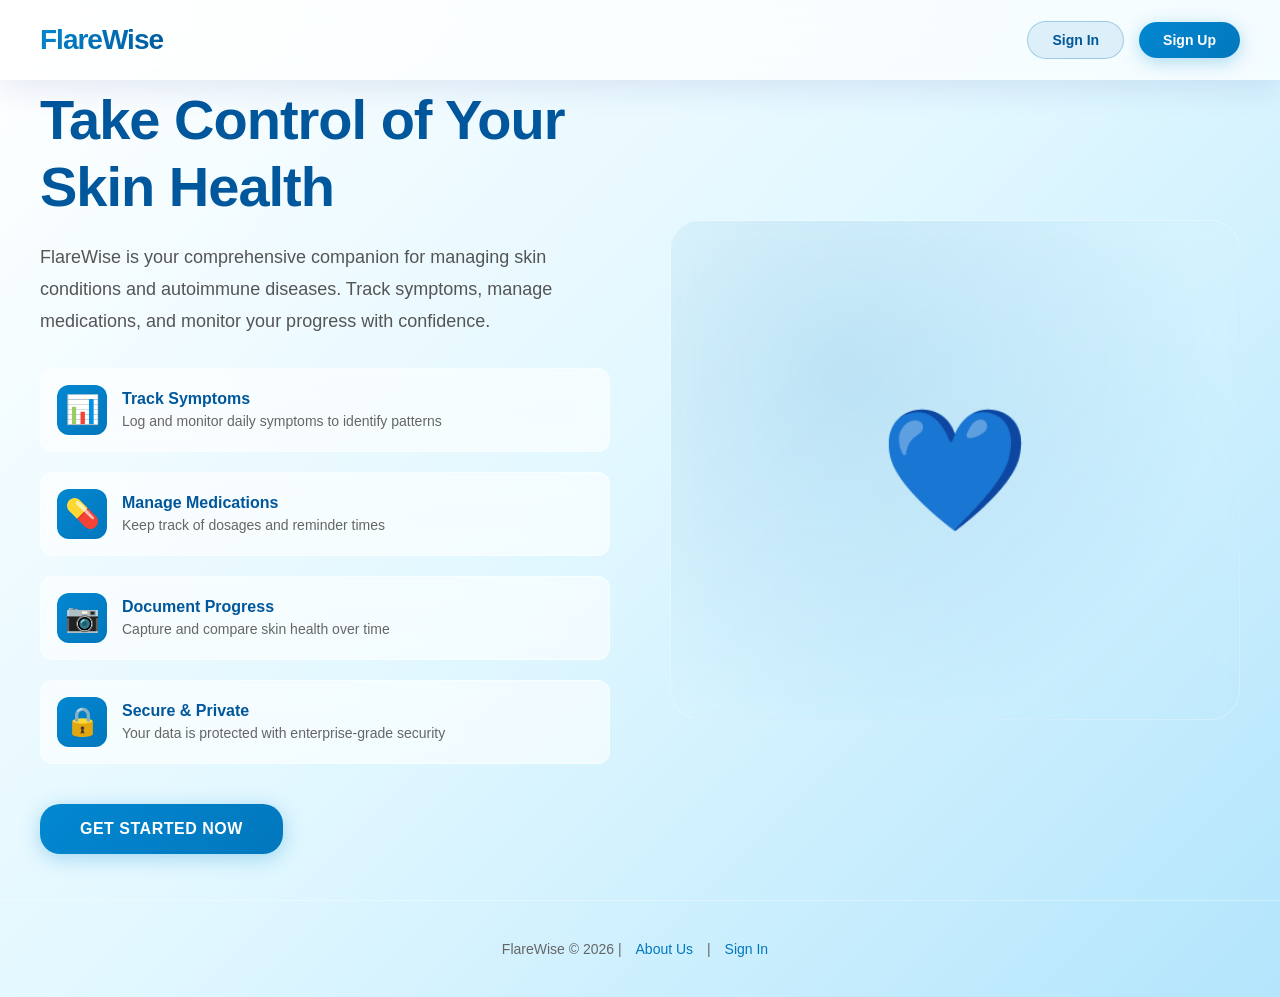
<file: index.html>
<!DOCTYPE html>
<html lang="en">
<head>
	<meta charset="UTF-8">
	<meta name="viewport" content="width=device-width, initial-scale=1.0">
	<title>FlareWise - Manage Your Skin Health</title>
	<style>
		* {
			margin: 0;
			padding: 0;
			box-sizing: border-box;
			font-family: 'Segoe UI', 'Trebuchet MS', sans-serif;
		}

		body {
			background: linear-gradient(135deg, #ffffff 0%, #e0f7ff 50%, #b3e5fc 100%);
			min-height: 100vh;
			overflow-x: hidden;
		}

		/* Navigation */
		nav {
			position: fixed;
			top: 0;
			left: 0;
			right: 0;
			height: 80px;
			background: rgba(255, 255, 255, 0.7);
			backdrop-filter: blur(20px);
			border-bottom: 1px solid rgba(255, 255, 255, 0.3);
			z-index: 1000;
			display: flex;
			align-items: center;
			padding: 0 40px;
			box-shadow: 0 8px 32px rgba(31, 38, 135, 0.1);
		}

		.nav-brand {
			font-size: 28px;
			font-weight: 800;
			background: linear-gradient(135deg, #0288d1 0%, #01579b 100%);
			-webkit-background-clip: text;
			-webkit-text-fill-color: transparent;
			background-clip: text;
			letter-spacing: -1px;
			margin-right: auto;
		}

		.nav-buttons {
			display: flex;
			gap: 15px;
			align-items: center;
		}

		.nav-buttons a {
			text-decoration: none;
			padding: 10px 24px;
			border-radius: 20px;
			font-weight: 600;
			font-size: 14px;
			transition: all 0.3s ease;
			white-space: nowrap;
		}

		.signin-btn {
			background: rgba(2, 119, 189, 0.1);
			color: #01579b;
			border: 1.5px solid rgba(2, 119, 189, 0.3);
		}

		.signin-btn:hover {
			background: rgba(2, 119, 189, 0.2);
			border-color: rgba(2, 119, 189, 0.6);
		}

		.signup-btn {
			background: linear-gradient(135deg, #0288d1 0%, #0277bd 100%);
			color: white;
			box-shadow: 0 4px 18px rgba(2, 136, 209, 0.3);
			border: none;
		}

		.signup-btn:hover {
			background: linear-gradient(135deg, #01579b 0%, #004d7a 100%);
			box-shadow: 0 6px 24px rgba(1, 87, 155, 0.35);
			transform: translateY(-2px);
		}

		/* Hero Section */
		.hero {
			display: flex;
			align-items: center;
			justify-content: space-between;
			min-height: 100vh;
			padding: 80px 40px 40px;
			max-width: 1400px;
			margin: 0 auto;
			gap: 60px;
		}

		.hero-content {
			flex: 1;
			animation: fadeInLeft 0.8s ease-out;
		}

		.hero-visual {
			flex: 1;
			animation: fadeInRight 0.8s ease-out;
		}

		@keyframes fadeInLeft {
			from {
				opacity: 0;
				transform: translateX(-30px);
			}
			to {
				opacity: 1;
				transform: translateX(0);
			}
		}

		@keyframes fadeInRight {
			from {
				opacity: 0;
				transform: translateX(30px);
			}
			to {
				opacity: 1;
				transform: translateX(0);
			}
		}

		.hero h1 {
			font-size: 56px;
			font-weight: 800;
			color: #01579b;
			margin-bottom: 20px;
			line-height: 1.2;
			letter-spacing: -1px;
		}

		.hero-subtitle {
			font-size: 18px;
			color: #555;
			margin-bottom: 30px;
			line-height: 1.8;
		}

		.hero-features {
			display: flex;
			flex-direction: column;
			gap: 20px;
			margin-bottom: 40px;
		}

		.feature-item {
			display: flex;
			align-items: center;
			gap: 15px;
			padding: 16px;
			background: rgba(255, 255, 255, 0.6);
			backdrop-filter: blur(15px);
			border: 1px solid rgba(255, 255, 255, 0.5);
			border-radius: 12px;
			transition: all 0.3s ease;
		}

		.feature-item:hover {
			background: rgba(255, 255, 255, 0.8);
			transform: translateX(8px);
		}

		.feature-icon {
			font-size: 28px;
			width: 50px;
			height: 50px;
			display: flex;
			align-items: center;
			justify-content: center;
			background: linear-gradient(135deg, #0288d1 0%, #0277bd 100%);
			color: white;
			border-radius: 12px;
			flex-shrink: 0;
		}

		.feature-text h3 {
			color: #01579b;
			font-size: 16px;
			margin-bottom: 5px;
		}

		.feature-text p {
			color: #666;
			font-size: 14px;
		}

		.cta-button {
			display: inline-block;
			padding: 16px 40px;
			background: linear-gradient(135deg, #0288d1 0%, #0277bd 100%);
			color: white;
			text-decoration: none;
			border-radius: 20px;
			font-weight: 600;
			font-size: 16px;
			box-shadow: 0 4px 20px rgba(2, 136, 209, 0.3);
			transition: all 0.3s ease;
			text-transform: uppercase;
			letter-spacing: 0.5px;
		}

		.cta-button:hover {
			background: linear-gradient(135deg, #01579b 0%, #004d7a 100%);
			box-shadow: 0 6px 28px rgba(1, 87, 155, 0.4);
			transform: translateY(-2px);
		}

		/* Illustration */
		.illustration {
			width: 100%;
			max-width: 500px;
			height: auto;
			animation: float 3s ease-in-out infinite;
		}

		@keyframes float {
			0%, 100% {
				transform: translateY(0px);
			}
			50% {
				transform: translateY(-20px);
			}
		}

		.illustration-bg {
			width: 100%;
			height: 500px;
			background: radial-gradient(circle at 30% 30%, rgba(2, 119, 189, 0.15), transparent 70%);
			border-radius: 30px;
			display: flex;
			align-items: center;
			justify-content: center;
			overflow: hidden;
			position: relative;
			backdrop-filter: blur(10px);
			border: 1px solid rgba(255, 255, 255, 0.3);
		}

		.illustration-content {
			font-size: 120px;
			text-align: center;
			animation: pulse 2s ease-in-out infinite;
		}

		@keyframes pulse {
			0%, 100% {
				opacity: 0.8;
				transform: scale(1);
			}
			50% {
				opacity: 1;
				transform: scale(1.05);
			}
		}

		/* Footer */
		footer {
			text-align: center;
			padding: 40px;
			color: #666;
			font-size: 14px;
			border-top: 1px solid rgba(255, 255, 255, 0.3);
		}

		footer a {
			color: #0277bd;
			text-decoration: none;
			margin: 0 10px;
			transition: color 0.3s ease;
		}

		footer a:hover {
			color: #01579b;
		}

		/* Responsive */
		@media (max-width: 1024px) {
			.hero {
				padding: 80px 30px 40px;
				gap: 40px;
			}

			.hero h1 {
				font-size: 44px;
			}

			.hero-subtitle {
				font-size: 16px;
			}
		}

		@media (max-width: 768px) {
			nav {
				height: auto;
				padding: 15px 20px;
				flex-wrap: wrap;
			}

			.nav-brand {
				width: 100%;
				text-align: center;
				font-size: 24px;
				margin-right: 0;
				margin-bottom: 15px;
			}

			.nav-buttons {
				width: 100%;
				justify-content: center;
			}

			.hero {
				flex-direction: column;
				padding: 80px 20px 40px;
				gap: 40px;
			}

			.hero h1 {
				font-size: 36px;
			}

			.hero-subtitle {
				font-size: 16px;
			}

			.hero-visual {
				width: 100%;
			}

			.illustration-bg {
				height: 350px;
			}

			.illustration-content {
				font-size: 80px;
			}
		}
	</style>
</head>
<body>

	<nav>
		<div class="nav-brand">FlareWise</div>
		<div class="nav-buttons">
			<a href="login.html" class="signin-btn">Sign In</a>
			<a href="register.html" class="signup-btn">Sign Up</a>
		</div>
	</nav>

	<div class="hero">
		<div class="hero-content">
			<h1>Take Control of Your Skin Health</h1>
			
			<p class="hero-subtitle">
				FlareWise is your comprehensive companion for managing skin conditions and autoimmune diseases. Track symptoms, manage medications, and monitor your progress with confidence.
			</p>

			<div class="hero-features">
				<div class="feature-item">
					<div class="feature-icon">📊</div>
					<div class="feature-text">
						<h3>Track Symptoms</h3>
						<p>Log and monitor daily symptoms to identify patterns</p>
					</div>
				</div>

				<div class="feature-item">
					<div class="feature-icon">💊</div>
					<div class="feature-text">
						<h3>Manage Medications</h3>
						<p>Keep track of dosages and reminder times</p>
					</div>
				</div>

				<div class="feature-item">
					<div class="feature-icon">📷</div>
					<div class="feature-text">
						<h3>Document Progress</h3>
						<p>Capture and compare skin health over time</p>
					</div>
				</div>

				<div class="feature-item">
					<div class="feature-icon">🔒</div>
					<div class="feature-text">
						<h3>Secure & Private</h3>
						<p>Your data is protected with enterprise-grade security</p>
					</div>
				</div>
			</div>

			<a href="register.html" class="cta-button">Get Started Now</a>
		</div>

		<div class="hero-visual">
			<div class="illustration-bg">
				<div class="illustration-content">💙</div>
			</div>
		</div>
	</div>

	<footer>
		<p>
			FlareWise © 2026 | 
			<a href="about.php">About Us</a> | 
			<a href="login.html">Sign In</a>
		</p>
	</footer>

</body>
</html>
</file>
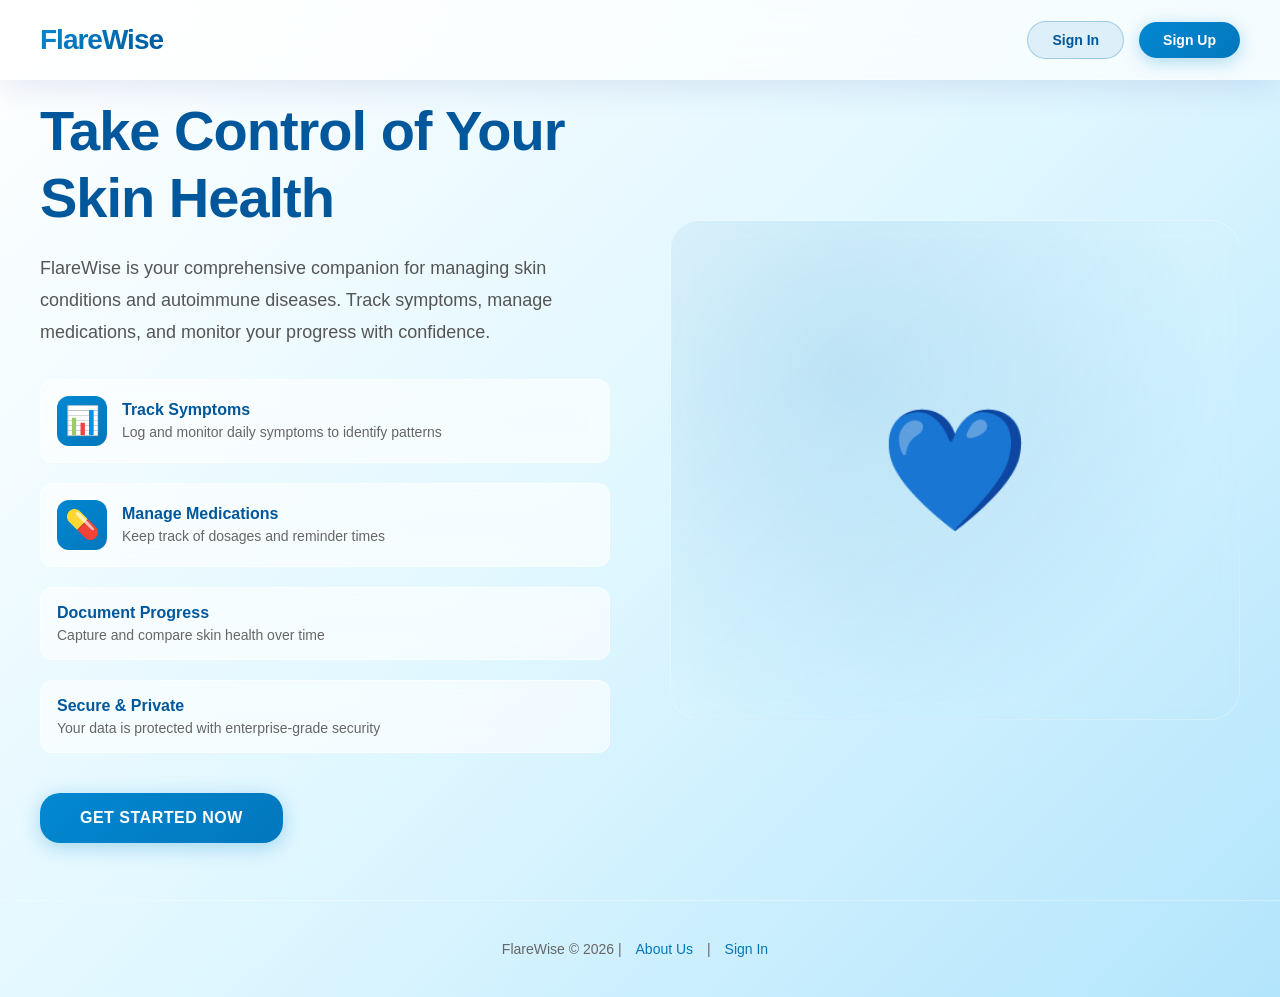
<file: docs/legacy-index.html>
<!DOCTYPE html>
<html lang="en">
<head>
	<meta charset="UTF-8">
	<meta name="viewport" content="width=device-width, initial-scale=1.0">
	<title>FlareWise - Manage Your Skin Health</title>
	<style>
		* {
			margin: 0;
			padding: 0;
			box-sizing: border-box;
			font-family: 'Segoe UI', 'Trebuchet MS', sans-serif;
		}

		body {
			background: linear-gradient(135deg, #ffffff 0%, #e0f7ff 50%, #b3e5fc 100%);
			min-height: 100vh;
			overflow-x: hidden;
		}

		/* Navigation */
		nav {
			position: fixed;
			top: 0;
			left: 0;
			right: 0;
			height: 80px;
			background: rgba(255, 255, 255, 0.7);
			backdrop-filter: blur(20px);
			border-bottom: 1px solid rgba(255, 255, 255, 0.3);
			z-index: 1000;
			display: flex;
			align-items: center;
			padding: 0 40px;
			box-shadow: 0 8px 32px rgba(31, 38, 135, 0.1);
		}

		.nav-brand {
			font-size: 28px;
			font-weight: 800;
			background: linear-gradient(135deg, #0288d1 0%, #01579b 100%);
			-webkit-background-clip: text;
			-webkit-text-fill-color: transparent;
			background-clip: text;
			letter-spacing: -1px;
			margin-right: auto;
		}

		.nav-buttons {
			display: flex;
			gap: 15px;
			align-items: center;
		}

		.nav-buttons a {
			text-decoration: none;
			padding: 10px 24px;
			border-radius: 20px;
			font-weight: 600;
			font-size: 14px;
			transition: all 0.3s ease;
			white-space: nowrap;
		}

		.signin-btn {
			background: rgba(2, 119, 189, 0.1);
			color: #01579b;
			border: 1.5px solid rgba(2, 119, 189, 0.3);
		}

		.signin-btn:hover {
			background: rgba(2, 119, 189, 0.2);
			border-color: rgba(2, 119, 189, 0.6);
		}

		.signup-btn {
			background: linear-gradient(135deg, #0288d1 0%, #0277bd 100%);
			color: white;
			box-shadow: 0 4px 18px rgba(2, 136, 209, 0.3);
			border: none;
		}

		.signup-btn:hover {
			background: linear-gradient(135deg, #01579b 0%, #004d7a 100%);
			box-shadow: 0 6px 24px rgba(1, 87, 155, 0.35);
			transform: translateY(-2px);
		}

		/* Hero Section */
		.hero {
			display: flex;
			align-items: center;
			justify-content: space-between;
			min-height: 100vh;
			padding: 80px 40px 40px;
			max-width: 1400px;
			margin: 0 auto;
			gap: 60px;
		}

		.hero-content {
			flex: 1;
			animation: fadeInLeft 0.8s ease-out;
		}

		.hero-visual {
			flex: 1;
			animation: fadeInRight 0.8s ease-out;
		}

		@keyframes fadeInLeft {
			from {
				opacity: 0;
				transform: translateX(-30px);
			}
			to {
				opacity: 1;
				transform: translateX(0);
			}
		}

		@keyframes fadeInRight {
			from {
				opacity: 0;
				transform: translateX(30px);
			}
			to {
				opacity: 1;
				transform: translateX(0);
			}
		}

		.hero h1 {
			font-size: 56px;
			font-weight: 800;
			color: #01579b;
			margin-bottom: 20px;
			line-height: 1.2;
			letter-spacing: -1px;
		}

		.hero-subtitle {
			font-size: 18px;
			color: #555;
			margin-bottom: 30px;
			line-height: 1.8;
		}

		.hero-features {
			display: flex;
			flex-direction: column;
			gap: 20px;
			margin-bottom: 40px;
		}

		.feature-item {
			display: flex;
			align-items: center;
			gap: 15px;
			padding: 16px;
			background: rgba(255, 255, 255, 0.6);
			backdrop-filter: blur(15px);
			border: 1px solid rgba(255, 255, 255, 0.5);
			border-radius: 12px;
			transition: all 0.3s ease;
		}

		.feature-item:hover {
			background: rgba(255, 255, 255, 0.8);
			transform: translateX(8px);
		}

		.feature-icon {
			font-size: 28px;
			width: 50px;
			height: 50px;
			display: flex;
			align-items: center;
			justify-content: center;
			background: linear-gradient(135deg, #0288d1 0%, #0277bd 100%);
			color: white;
			border-radius: 12px;
			flex-shrink: 0;
		}

		.feature-text h3 {
			color: #01579b;
			font-size: 16px;
			margin-bottom: 5px;
		}

		.feature-text p {
			color: #666;
			font-size: 14px;
		}

		.cta-button {
			display: inline-block;
			padding: 16px 40px;
			background: linear-gradient(135deg, #0288d1 0%, #0277bd 100%);
			color: white;
			text-decoration: none;
			border-radius: 20px;
			font-weight: 600;
			font-size: 16px;
			box-shadow: 0 4px 20px rgba(2, 136, 209, 0.3);
			transition: all 0.3s ease;
			text-transform: uppercase;
			letter-spacing: 0.5px;
		}

		.cta-button:hover {
			background: linear-gradient(135deg, #01579b 0%, #004d7a 100%);
			box-shadow: 0 6px 28px rgba(1, 87, 155, 0.4);
			transform: translateY(-2px);
		}

		/* Illustration */
		.illustration {
			width: 100%;
			max-width: 500px;
			height: auto;
			animation: float 3s ease-in-out infinite;
		}

		@keyframes float {
			0%, 100% {
				transform: translateY(0px);
			}
			50% {
				transform: translateY(-20px);
			}
		}

		.illustration-bg {
			width: 100%;
			height: 500px;
			background: radial-gradient(circle at 30% 30%, rgba(2, 119, 189, 0.15), transparent 70%);
			border-radius: 30px;
			display: flex;
			align-items: center;
			justify-content: center;
			overflow: hidden;
			position: relative;
			backdrop-filter: blur(10px);
			border: 1px solid rgba(255, 255, 255, 0.3);
		}

		.illustration-content {
			font-size: 120px;
			text-align: center;
			animation: pulse 2s ease-in-out infinite;
		}

		@keyframes pulse {
			0%, 100% {
				opacity: 0.8;
				transform: scale(1);
			}
			50% {
				opacity: 1;
				transform: scale(1.05);
			}
		}

		/* Footer */
		footer {
			text-align: center;
			padding: 40px;
			color: #666;
			font-size: 14px;
			border-top: 1px solid rgba(255, 255, 255, 0.3);
		}

		footer a {
			color: #0277bd;
			text-decoration: none;
			margin: 0 10px;
			transition: color 0.3s ease;
		}

		footer a:hover {
			color: #01579b;
		}

		/* Responsive */
		@media (max-width: 1024px) {
			.hero {
				padding: 80px 30px 40px;
				gap: 40px;
			}

			.hero h1 {
				font-size: 44px;
			}

			.hero-subtitle {
				font-size: 16px;
			}
		}

		@media (max-width: 768px) {
			nav {
				height: auto;
				padding: 15px 20px;
				flex-wrap: wrap;
			}

			.nav-brand {
				width: 100%;
				text-align: center;
				font-size: 24px;
				margin-right: 0;
				margin-bottom: 15px;
			}

			.nav-buttons {
				width: 100%;
				justify-content: center;
			}

			.hero {
				flex-direction: column;
				padding: 80px 20px 40px;
				gap: 40px;
			}

			.hero h1 {
				font-size: 36px;
			}

			.hero-subtitle {
				font-size: 16px;
			}

			.hero-visual {
				width: 100%;
			}

			.illustration-bg {
				height: 350px;
			}

			.illustration-content {
				font-size: 80px;
			}
		}
	</style>
</head>
<body>

	<nav>
		<div class="nav-brand">FlareWise</div>
		<div class="nav-buttons">
			<a href="login.html" class="signin-btn">Sign In</a>
			<a href="register.html" class="signup-btn">Sign Up</a>
		</div>
	</nav>

	<div class="hero">
		<div class="hero-content">
			<h1>Take Control of Your Skin Health</h1>
			
			<p class="hero-subtitle">
				FlareWise is your comprehensive companion for managing skin conditions and autoimmune diseases. Track symptoms, manage medications, and monitor your progress with confidence.
			</p>

			<div class="hero-features">
				<div class="feature-item">
					<div class="feature-icon">📊</div>
					<div class="feature-text">
						<h3>Track Symptoms</h3>
						<p>Log and monitor daily symptoms to identify patterns</p>
					</div>
				</div>

				<div class="feature-item">
					<div class="feature-icon">💊</div>
					<div class="feature-text">
						<h3>Manage Medications</h3>
						<p>Keep track of dosages and reminder times</p>
					</div>
				</div>

				<div class="feature-item">
					
					<div class="feature-text">
						<h3>Document Progress</h3>
						<p>Capture and compare skin health over time</p>
					</div>
				</div>

				<div class="feature-item">
				
					<div class="feature-text">
						<h3>Secure & Private</h3>
						<p>Your data is protected with enterprise-grade security</p>
					</div>
				</div>
			</div>

			<a href="register.html" class="cta-button">Get Started Now</a>
		</div>

		<div class="hero-visual">
			<div class="illustration-bg">
				<div class="illustration-content">💙</div>
			</div>
		</div>
	</div>

	<footer>
		<p>
			FlareWise © 2026 | 
			<a href="about.php">About Us</a> | 
			<a href="login.html">Sign In</a>
		</p>
	</footer>

</body>
</html>
</file>
